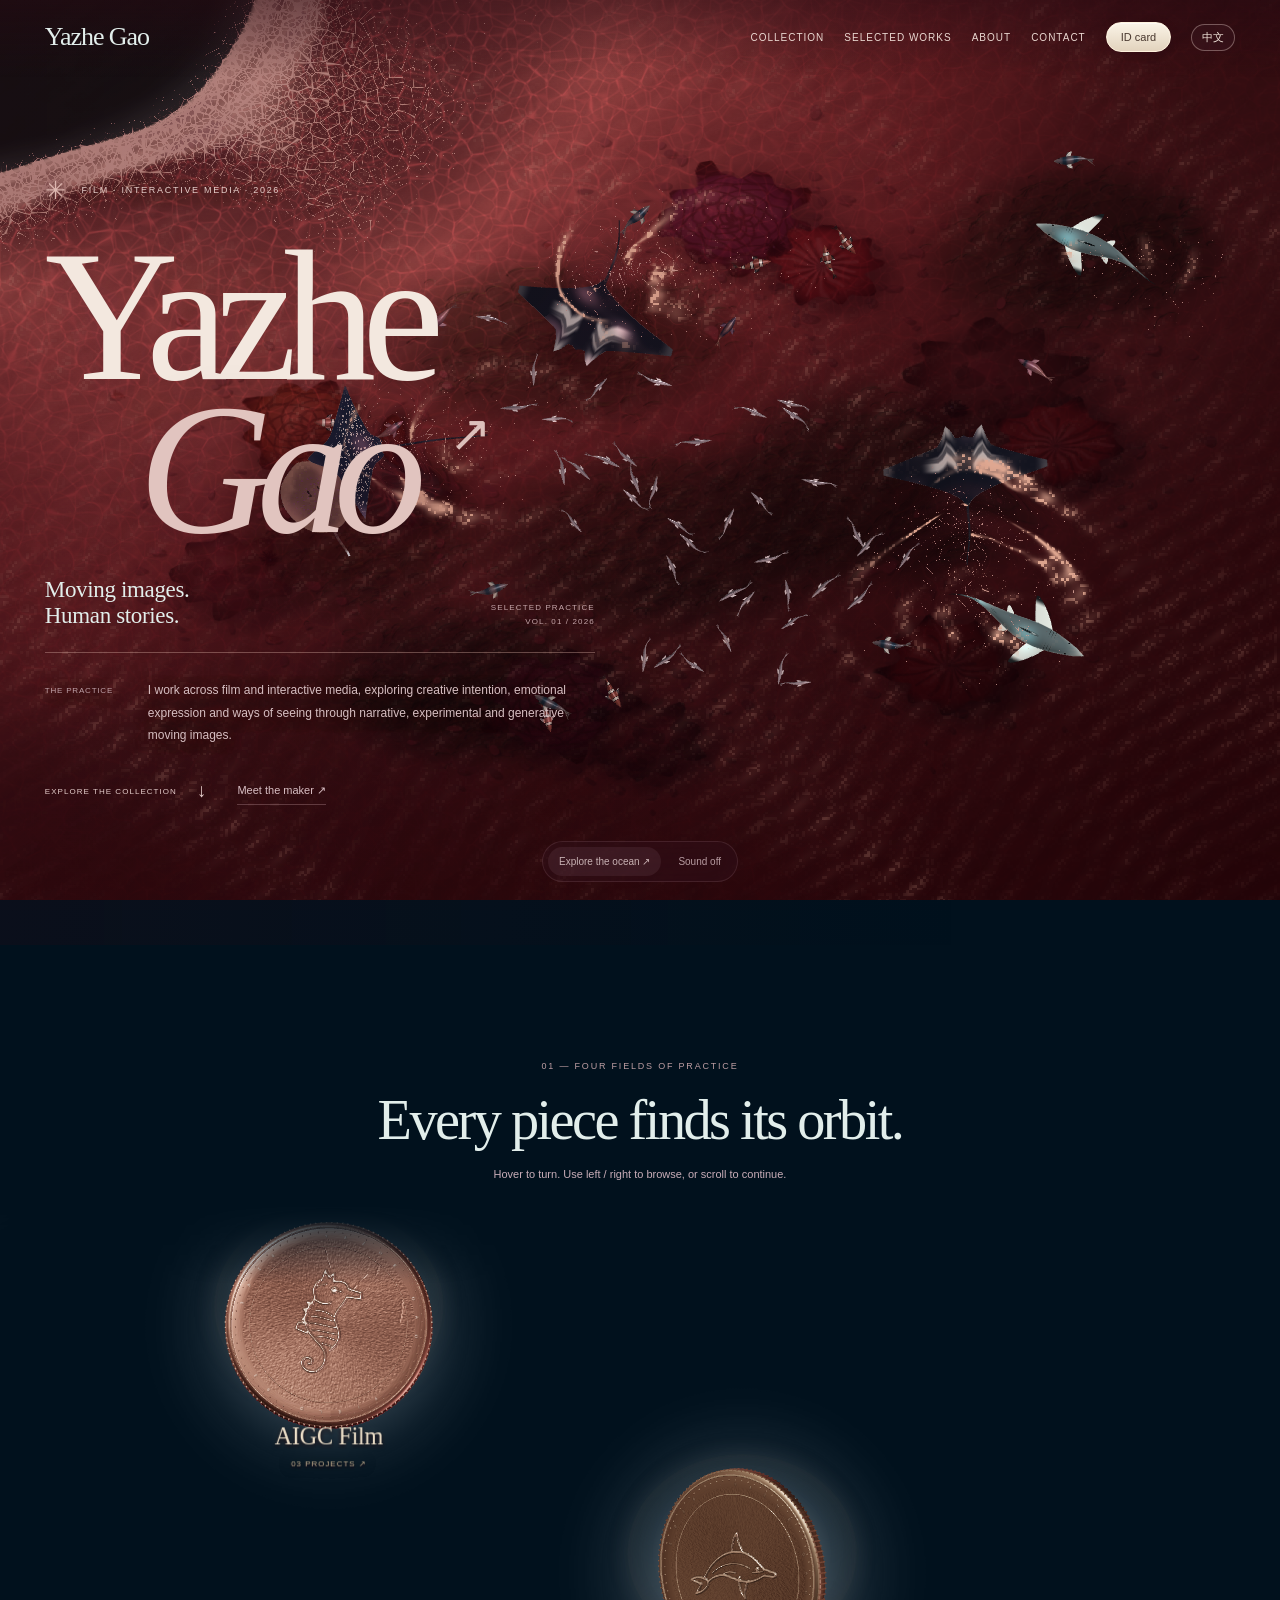
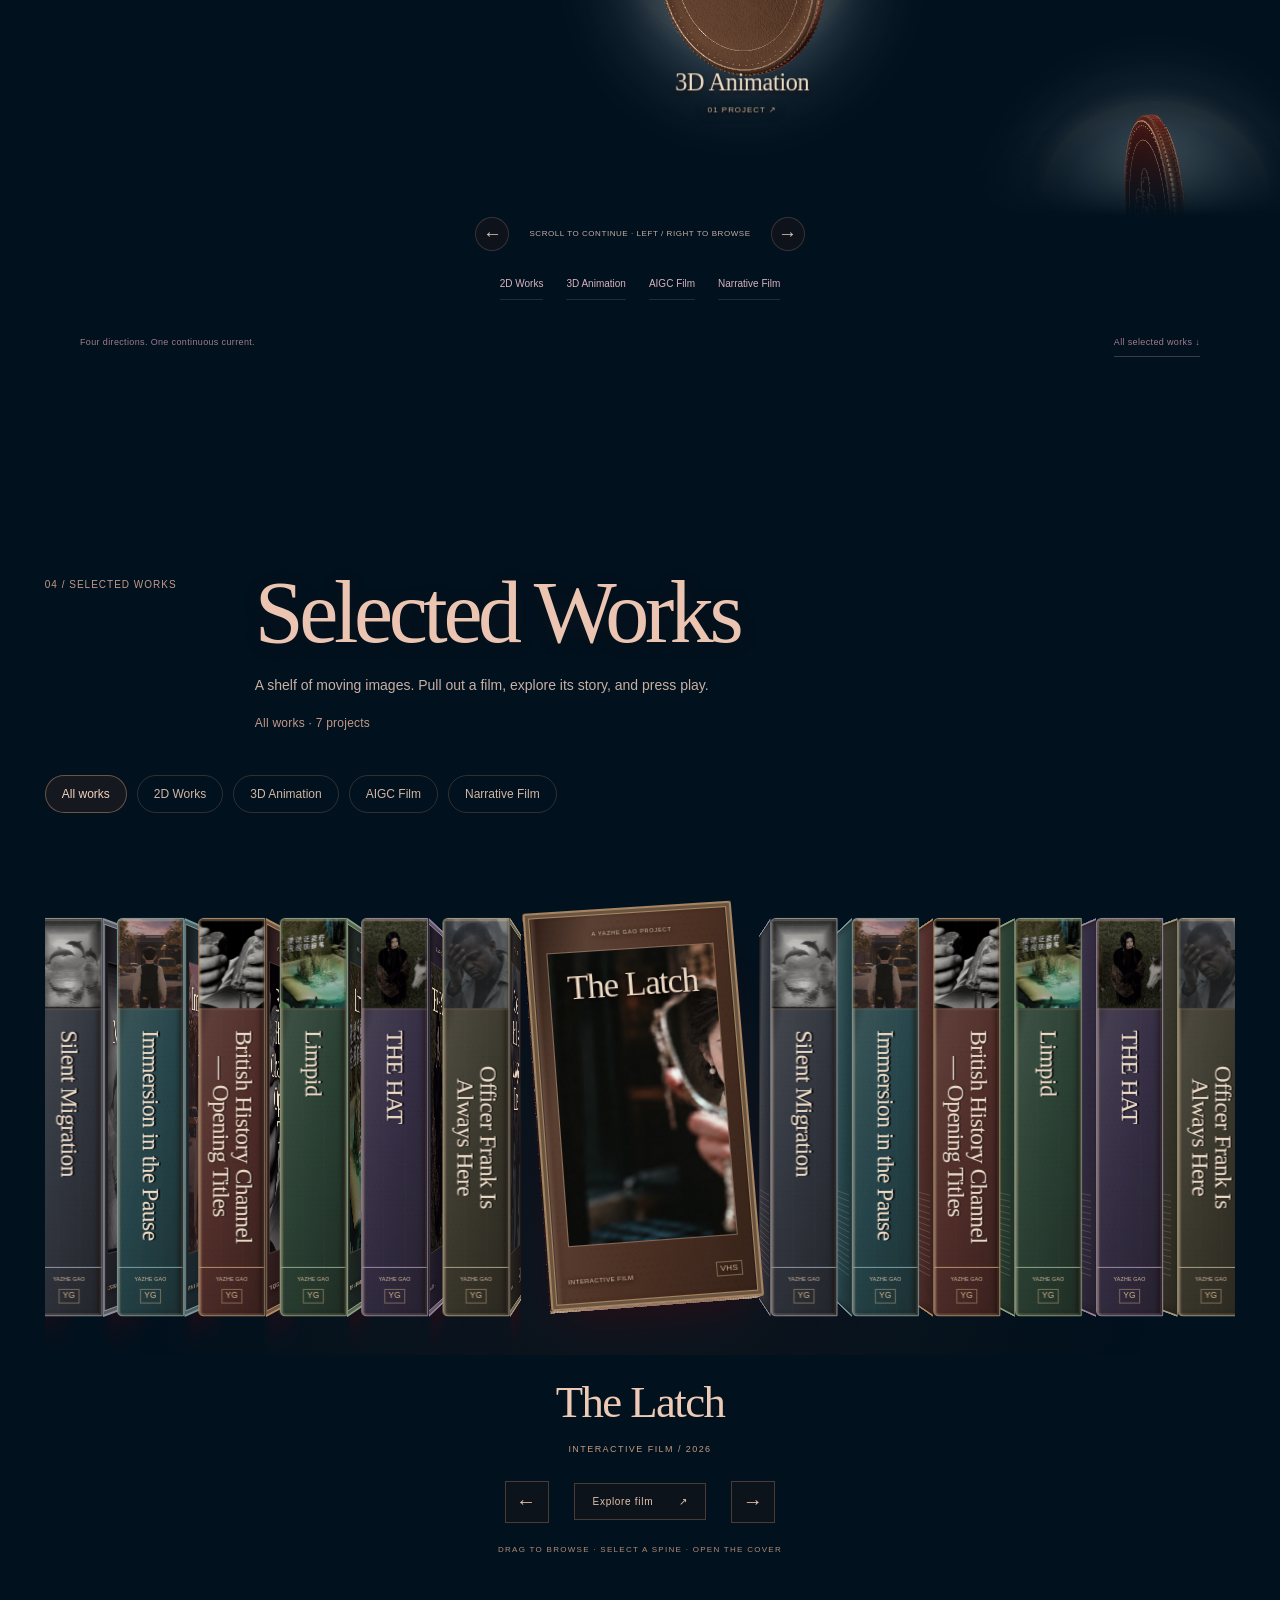
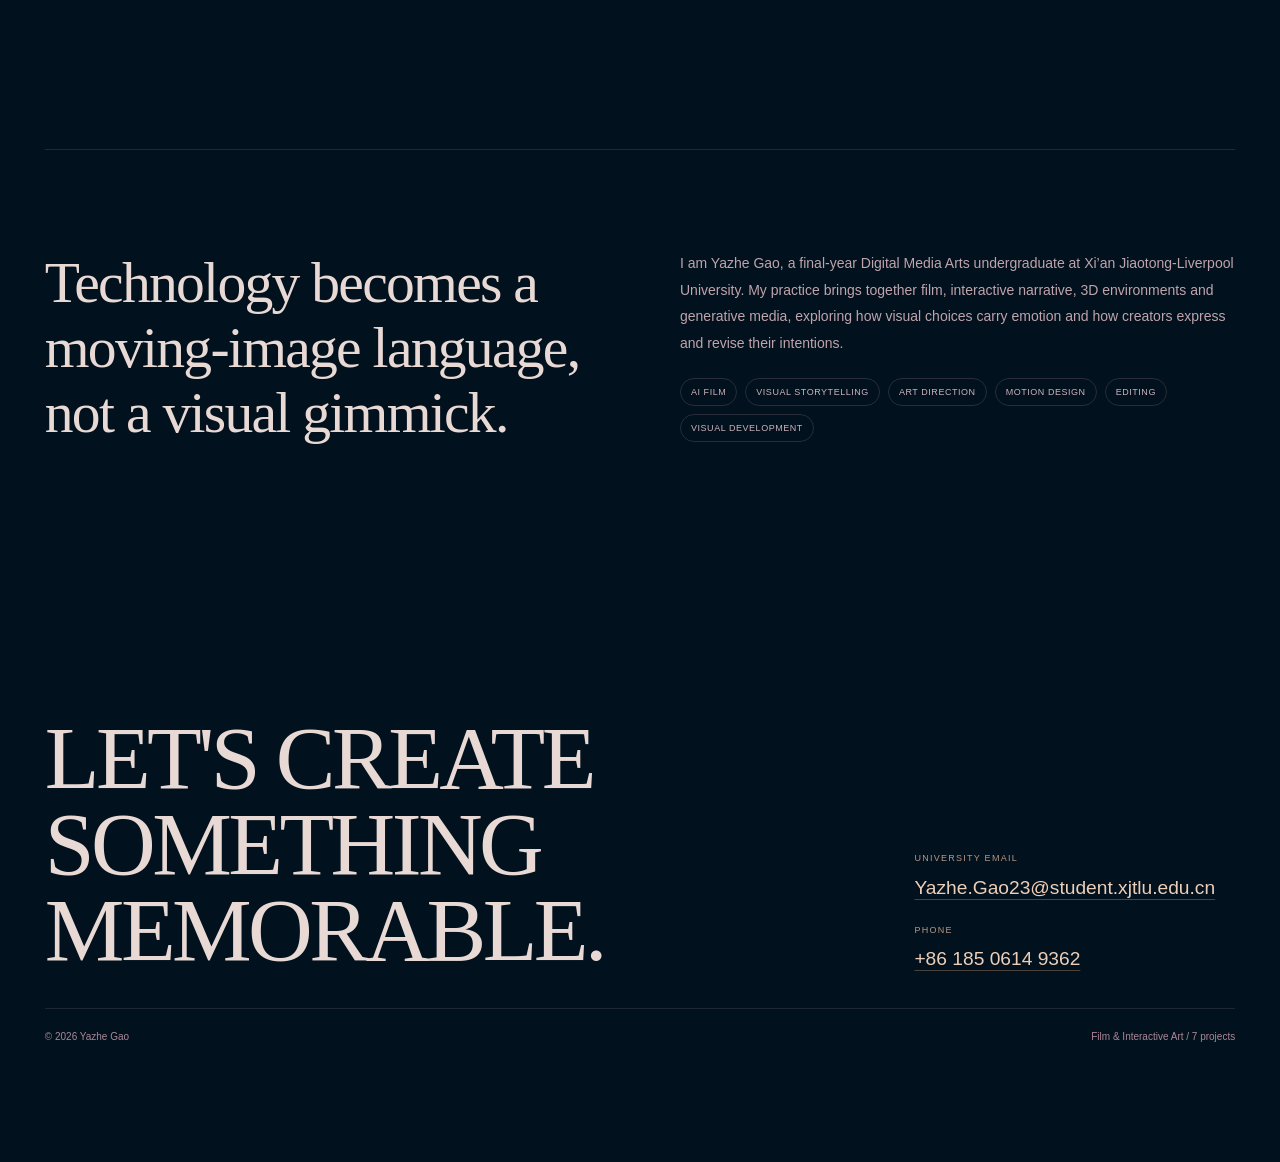
<file: index.html>
<!doctype html>
<html lang="en"><head><meta charset="utf-8"><meta name="viewport" content="width=device-width,initial-scale=1">
<meta name="description" content="Yazhe Gao — film, interactive narrative and generative moving images. Selected works in a living ocean.">
<title>Yazhe Gao — Film & Interactive Art</title><link rel="icon" href="assets/icon.svg" type="image/svg+xml">
<link rel="stylesheet" href="ocean-portfolio.css"><link rel="stylesheet" href="badge.css"><link rel="stylesheet" href="descent.css"><link rel="stylesheet" href="crimson-coins.css"><link rel="stylesheet" href="vhs-shelf.css"><link rel="stylesheet" href="refinements.css"><link rel="stylesheet" href="latest-polish.css"></head>
<body><div id="ocean-background" aria-hidden="true"></div><p id="ocean-status" role="status">Preparing the ocean…</p>
  <nav class="nav" id="nav"><a class="brand transition-link" href="#top" data-title="YAZHE GAO">Yazhe Gao</a><div class="nav-right"><a href="#map"><span>COLLECTION</span></a><a class="transition-link" href="#works" data-title="SELECTED WORKS"><span>SELECTED WORKS</span></a><a class="transition-link" href="#about" data-title="ABOUT"><span>ABOUT</span></a><a class="transition-link" href="#contact" data-title="CONTACT"><span>CONTACT</span></a></div></nav>
  <main class="site" id="top">
    <section class="hero"><div class="shell hero-grid"><div class="hero-identity"><p class="eyebrow"><span class="hero-mark" aria-hidden="true">✳</span> FILM · INTERACTIVE MEDIA · 2026</p><h2 class="hero-name" aria-label="Yazhe Gao"><span class="name-first">Yazhe</span><span class="name-last">Gao<span class="name-star" aria-hidden="true">↗</span></span></h2><div class="hero-discipline"><span>Moving images.<br>Human stories.</span><span class="hero-edition">SELECTED PRACTICE<br>VOL. 01 / 2026</span></div><div class="hero-copy"><span>THE PRACTICE</span><span class="block-lang">I work across film and interactive media, exploring creative intention, emotional expression and ways of seeing through narrative, experimental and generative moving images.</span></div><div class="hero-links"><a href="#map" class="descent-invite">EXPLORE THE COLLECTION <span aria-hidden="true">↓</span></a><button type="button" class="profile-trigger">Meet the maker ↗</button></div></div></div></section>
    <section id="map" aria-labelledby="domeTitle"><header class="coin-intro"><span class="section-no">01 — FOUR FIELDS OF PRACTICE</span><h2 id="domeTitle">Every piece finds its orbit.</h2><p>Hover to turn. Use left / right to browse, or scroll to continue.</p></header><div class="coin-viewport" id="coinViewport"><div class="coin-labels" id="coinLabels"></div></div><nav class="coin-categories" id="coinCategories" aria-label="Work categories"></nav><div class="coin-footer"><span>Four directions. One continuous current.</span><a href="#works" data-filter="all">All selected works ↓</a></div></section>
    <section id="works" data-grow="right"><div class="shell"><header class="section-head reveal"><span class="section-no">04 / SELECTED WORKS</span><div><h2 class="section-title" id="worksHeading" tabindex="-1"><span>Selected Works</span></h2><p class="section-copy block-lang">A shelf of moving images. Pull out a film, explore its story, and press play.</p><span class="works-selection" id="worksSelection" aria-live="polite">All works · 7 projects</span></div></header><div class="filterbar reveal" id="filters"></div><div class="vhs-shelf" id="worksGrid" tabindex="0" role="region" aria-label="Film shelf. Use left and right arrow keys to browse; Enter opens the active film."></div></div></section>
    <section id="about" data-grow="left"><div class="shell statement"><h2 class="quote reveal"><span>Technology becomes a moving-image language, not a visual gimmick.</span></h2><div class="reveal"><p class="block-lang">I am Yazhe Gao, a final-year Digital Media Arts undergraduate at Xi’an Jiaotong-Liverpool University. My practice brings together film, interactive narrative, 3D environments and generative media, exploring how visual choices carry emotion and how creators express and revise their intentions.</p><div class="skills"><span>AI FILM</span><span>VISUAL STORYTELLING</span><span>ART DIRECTION</span><span>MOTION DESIGN</span><span>EDITING</span><span>VISUAL DEVELOPMENT</span></div></div></div></section>
    <section id="contact" class="contact" data-grow="right"><div class="shell"><div class="contact-box reveal"><h3><span>LET'S CREATE<br>SOMETHING MEMORABLE.</span></h3><div class="contact-links"><a href="mailto:Yazhe.Gao23@student.xjtlu.edu.cn"><span class="contact-label" id="contactEmailLabel">UNIVERSITY EMAIL</span><span class="contact-value">Yazhe.Gao23@student.xjtlu.edu.cn</span></a><a href="tel:+8618506149362"><span class="contact-label" id="contactPhoneLabel">PHONE</span><span class="contact-value">+86 185 0614 9362</span></a></div></div><footer class="footer"><span>© 2026 Yazhe Gao</span><span>Film & Interactive Art / 7 projects</span></footer></div></section>
  </main>
<aside class="ocean-controls" aria-label="Ocean controls"><button id="explore-ocean" aria-pressed="false">Explore the ocean ↗</button><button data-ocean="manta">+ Ray</button><button data-ocean="whirl" aria-pressed="false">Whirlpool</button><button data-ocean="calm">Calm</button><button data-ocean="sound" aria-pressed="false">Sound off</button></aside>
  <div class="modal" id="modal" role="dialog" aria-modal="true" aria-labelledby="modalTitle" aria-hidden="true"><article class="modal-card"><button class="close" id="close" aria-label="Close project">×</button><div class="modal-media"><img id="modalCover" alt="project cover"><video id="modalVideo" controls playsinline preload="metadata" tabindex="0" hidden></video></div>
    <div class="project-playback"><button id="projectVideoToggle" type="button" aria-controls="modalVideo" hidden>Play film</button><p id="projectVideoStatus" role="status"></p></div><div class="modal-content"><div><div class="modal-meta" id="modalMeta"></div><h3 id="modalTitle"></h3></div><div><p id="modalDesc"></p><div class="modal-note" id="modalNote"></div></div></div></article></div>

<script src="portfolio-data.js"></script><script src="i18n.js"></script><script src="portfolio.js"></script><script src="vhs-shelf.js"></script><script src="descent.js"></script><script src="project-video.js"></script><script src="badge.js"></script><script src="refinements.js"></script><script type="module" src="ocean-entry.js"></script><script type="module" src="glass-coins.js"></script>
</body></html>
</file>
<file: ocean-portfolio.css>
:root{--ink:#123d45;--paper:#f6f4e9;--line:#16464d30;--serif:Georgia,'Times New Roman',serif;--sans:'Helvetica Neue',Arial,sans-serif;color-scheme:light}
*{box-sizing:border-box}html{scroll-behavior:smooth;scroll-padding-top:90px;background:#174f69}body{margin:0;font-family:var(--sans);color:var(--ink);overflow-x:hidden}button,a{-webkit-tap-highlight-color:transparent}button{font:inherit;cursor:pointer}a{color:inherit;text-decoration:none}img{display:block;max-width:100%}button:focus-visible,a:focus-visible,[tabindex]:focus-visible{outline:3px solid #e8b76a;outline-offset:5px}[hidden]{display:none!important}
#ocean-background{position:fixed;inset:0;z-index:0;overflow:hidden;pointer-events:none;background:#174f69}#ocean-background canvas{display:block;width:100%;height:100%}#ocean-status{position:fixed;left:24px;bottom:84px;z-index:150;max-width:min(420px,calc(100% - 48px));padding:12px 18px;border-radius:16px;background:var(--paper);font-size:13px}
.nav{position:fixed;inset:0 0 auto;z-index:100;display:flex;align-items:center;justify-content:space-between;gap:20px;padding:18px 3.5vw;background:#f6f4e9e8;box-shadow:0 1px 0 #fff5;backdrop-filter:blur(14px)}.brand{font:24px var(--serif);letter-spacing:-.04em;white-space:nowrap}.nav-right{display:flex;align-items:center;gap:22px}.nav-right a{font-size:10px;letter-spacing:.1em}.nav-right a:hover{text-decoration:underline;text-underline-offset:5px}.site{position:relative;z-index:2;pointer-events:none}.site a,.site button,.project{pointer-events:auto}.shell{width:min(1400px,calc(100% - 7vw));margin:auto}section{padding:70px 0;scroll-margin-top:20px}.hero{min-height:100svh;display:flex;align-items:flex-end;padding:145px 0 100px}.hero-grid{display:block}.hero-grid>div{width:min(630px,100%)}.eyebrow{display:inline-block;margin:0;padding:9px 13px;border-radius:99px;background:#f6f4e9ed;font-size:10px;letter-spacing:.13em;line-height:1.6}.hero h2{font:400 clamp(88px,12vw,176px)/.84 var(--serif);letter-spacing:-.07em;margin:24px 0 30px;color:#fbf7eb;text-shadow:0 3px 38px #082c4b80}.hero h2>span{display:block}.hero h2 .ghost{margin-left:74px}.name-star{font:32px var(--sans);vertical-align:top;margin-left:15px}.hero-copy{max-width:560px;display:grid;grid-template-columns:72px 1fr;gap:18px;padding:20px;border:1px solid #fff7;border-radius:18px;background:#f6f4e9e8;backdrop-filter:blur(8px);font-size:13px;line-height:1.8}.hero-copy>span:first-child{font-size:10px;letter-spacing:.06em;padding-top:3px}.scroll-note{display:inline-block;font-size:10px;letter-spacing:.14em;background:#f6f4e9e8;border-radius:99px;padding:10px 14px;margin:22px 0 0}
#map .shell,#works .shell,#about .shell,#contact .shell{padding:40px;border:1px solid #fff8;border-radius:24px;background:#f6f4e9eb;backdrop-filter:blur(14px);box-shadow:0 16px 60px #003a4a10}.section-head{display:grid;grid-template-columns:180px 1fr;gap:20px;margin-bottom:32px}.section-no{font-size:10px;letter-spacing:.1em;padding-top:12px}.section-title{font:400 clamp(34px,5vw,64px)/1.05 var(--serif);letter-spacing:-.045em;margin:0 0 15px}.section-copy{font-size:14px;line-height:1.7;max-width:630px;margin:0;color:#48636a}.ability-grid{display:grid;grid-template-columns:repeat(3,1fr);gap:1px;background:var(--line);border:1px solid var(--line);border-radius:12px;overflow:hidden}.ability{position:relative;padding:24px;background:#f8f7ef}.ability:hover{background:#e5eee7}.num{font:12px var(--sans);color:#5a787b}.ability h3{font:400 26px/1.15 var(--serif);margin:25px 0 12px;letter-spacing:-.03em}.ability p{font-size:12px;line-height:1.7;max-width:250px;color:#587075}.go{position:absolute;top:22px;right:22px}.filterbar{display:flex;flex-wrap:wrap;gap:8px;margin-bottom:26px}.filter{border:1px solid var(--line);border-radius:99px;padding:10px 15px;background:transparent;color:var(--ink);font-size:12px}.filter.active{background:var(--ink);color:var(--paper);border-color:var(--ink)}.work-grid{display:grid;grid-template-columns:repeat(2,minmax(0,1fr));gap:24px}.project{position:relative;overflow:hidden;border-radius:14px;background:#153b45;cursor:pointer;min-height:310px;aspect-ratio:1.45;color:#fff}.project img{width:100%;height:100%;object-fit:cover}.project::after{content:'';position:absolute;inset:0;background:linear-gradient(#00172155,transparent 30%,#001721d9);pointer-events:none}.project-top,.project-bottom,.arrow{position:absolute;z-index:1}.project-top{top:20px;left:20px;right:20px;display:flex;justify-content:space-between;gap:12px;font-size:10px;letter-spacing:.08em}.project-bottom{bottom:20px;left:20px;right:45px}.project h3{font:400 clamp(23px,2.7vw,37px)/1.12 var(--serif);margin:0 0 12px;letter-spacing:-.025em}.project p{font-size:9px;line-height:1.7;letter-spacing:.08em;margin:0;color:#fffc}.arrow{bottom:22px;right:20px;font-size:24px}.project:hover{outline:2px solid #2d777c;outline-offset:3px}.statement{display:grid;grid-template-columns:1fr 1fr;gap:50px}.quote{font:400 clamp(30px,3.5vw,48px)/1.13 var(--serif);letter-spacing:-.03em;margin:0}.statement p{font-size:14px;line-height:1.9;margin-top:0}.skills{display:flex;flex-wrap:wrap;gap:8px;margin-top:22px}.skills span{font-size:9px;letter-spacing:.06em;padding:8px 10px;border:1px solid var(--line);border-radius:99px}.contact{padding-bottom:120px}.contact-box{display:flex;justify-content:space-between;gap:30px;align-items:flex-end}.contact h3{font:400 clamp(32px,5vw,66px)/1 var(--serif);letter-spacing:-.04em;margin:0}.contact-links{font-size:12px;line-height:1.9}.contact-links a{text-decoration:underline;text-underline-offset:4px}.footer{display:flex;justify-content:space-between;gap:20px;border-top:1px solid var(--line);padding-top:22px;margin-top:35px;font-size:10px;color:#587075}
.ocean-controls{position:fixed;z-index:140;bottom:18px;left:50%;transform:translateX(-50%);display:flex;gap:6px;padding:7px;border:1px solid #fff8;border-radius:99px;background:#f6f4e9eb;backdrop-filter:blur(14px);max-width:calc(100% - 24px);box-shadow:0 6px 30px #003a4a20}.ocean-controls button{white-space:nowrap;border:0;border-radius:99px;padding:10px 13px;background:transparent;color:var(--ink);font-size:11px}.ocean-controls button:first-child,.ocean-controls button[aria-pressed=true]{background:var(--ink);color:var(--paper)}.ocean-controls button:hover{background:#d5e4dc;color:var(--ink)}.ocean-controls button:disabled{opacity:.5;cursor:wait}.ocean-exploring .site,.ocean-exploring .nav{visibility:hidden}.ocean-exploring .badge-rig{display:none}
.modal{position:fixed;inset:0;z-index:200;padding:30px;display:none;align-items:center;justify-content:center;background:#072d3bbd;backdrop-filter:blur(10px)}.modal.open{display:flex}.modal-open{overflow:hidden}.modal-card{position:relative;width:min(1100px,100%);max-height:90svh;overflow-y:auto;overscroll-behavior:contain;border-radius:18px;background:var(--paper);box-shadow:0 30px 100px #001e3955}.close{position:sticky;top:14px;float:right;right:14px;margin:14px 14px -54px 0;z-index:3;width:40px;height:40px;border:1px solid #fff8;border-radius:50%;background:#153b45e6;color:#fff;font-size:25px}.modal-media{width:100%;aspect-ratio:16/9;background:#082631;max-height:65svh}.modal-media img,.modal-media video{display:block;width:100%;height:100%;object-fit:contain}.project-playback{display:flex;align-items:center;gap:14px;padding:18px 28px;border-bottom:1px solid var(--line)}.project-playback button{padding:11px 18px;border:0;border-radius:99px;background:var(--ink);color:var(--paper);font-size:13px}.project-playback p{font-size:12px;margin:0}.project-playback p:empty{display:none}.modal-content{padding:28px;display:grid;grid-template-columns:.8fr 1.2fr;gap:30px}.modal-meta{font-size:10px;line-height:1.7;color:#587075}.modal-content h3{font:400 36px/1.05 var(--serif);margin:16px 0}.modal-content p,.modal-note{font-size:14px;line-height:1.85;margin:0}.modal-note{margin-top:20px;color:#587075}.modal:not(.open){visibility:hidden}
.video-mode #modalCover{display:none}.badge-toggle{background:var(--ink)!important;color:var(--paper)!important;border-color:transparent!important}.badge-instruction{color:var(--paper)!important;text-shadow:0 1px 4px #002b3b}.badge-rig{z-index:160!important}
@media(min-width:1500px){.hero-grid>div{margin-left:3vw}}
@media(max-width:900px){.nav-right{gap:14px}.nav-right a{font-size:9px}.section-head{grid-template-columns:1fr;gap:16px}.ability-grid{grid-template-columns:repeat(2,1fr)}.project{min-height:260px}.statement{gap:30px}.ocean-controls{overflow-x:auto;border-radius:24px;justify-content:flex-start;width:max-content}}
@media(max-width:620px){.nav{padding:14px 18px}.brand{font-size:22px}.nav-right{gap:10px}.nav-right a[href="#map"],.nav-right a[href="#about"],.nav-right a[href="#contact"]{display:none}.shell{width:calc(100% - 28px)}section{padding:28px 0}.hero{padding:120px 0 115px;min-height:100svh}.hero h2{font-size:104px}.hero h2 .ghost{margin-left:50px}.hero-copy{padding:16px;grid-template-columns:1fr;gap:8px;font-size:12px}.eyebrow{font-size:8px;letter-spacing:.07em}.scroll-note{font-size:8px}#map .shell,#works .shell,#about .shell,#contact .shell{padding:24px 18px;border-radius:18px}.ability{padding:18px 14px}.ability h3{font-size:23px}.ability p{font-size:11px}.ability .go{right:12px;top:16px}.work-grid{grid-template-columns:1fr;gap:18px}.project{aspect-ratio:1.25;min-height:260px}.project h3{font-size:30px}.statement{grid-template-columns:1fr;gap:24px}.contact-box{display:block}.contact-links{margin-top:25px}.footer{font-size:9px;line-height:1.7}.contact{padding-bottom:125px}.ocean-controls{bottom:12px;max-width:calc(100% - 20px);padding:6px;gap:2px}.ocean-controls button{padding:11px 12px;font-size:10px}.modal{padding:10px}.modal-card{max-height:94svh}.modal-content{grid-template-columns:1fr;padding:24px 20px;gap:16px}.modal-media{max-height:44svh}.project-playback{padding:14px 20px}.modal-content h3{font-size:32px}}
@media(prefers-reduced-motion:reduce){html{scroll-behavior:auto}}
</file>
<file: badge.css>
.badge-toggle{border:1px solid #888!important;border-radius:25px;padding:8px 14px!important;background:#0a0a0a!important;color:#ddd;font:13px Arial,sans-serif!important;cursor:pointer;white-space:nowrap}.badge-toggle:hover{border-color:#fff!important}.badge-rig{position:fixed;right:3vw;top:0;width:360px;height:min(720px,100svh);z-index:190;pointer-events:none;perspective:1000px;overflow:hidden}.badge-rig[hidden]{display:none}.badge-cord{position:absolute;inset:0;width:100%;height:100%;overflow:visible;pointer-events:none}.badge-cord path{fill:none;stroke-linecap:round}.badge-cord .strap{stroke:#777;stroke-width:13}.badge-cord .stitch{stroke:#c2c2c2;stroke-width:1;stroke-dasharray:3 5}.badge-close{position:absolute;right:2px;top:80px;pointer-events:auto;border:1px solid #888;border-radius:30px;background:#0a0a0a;color:#ddd;font:13px Arial,sans-serif;padding:9px 14px;cursor:pointer}.identity-badge{position:absolute;left:180px;top:240px;width:236px;min-height:350px;background:#dededb;color:#111;border:1px solid #fff9;border-radius:15px;padding:22px 17px 17px;box-shadow:5px 12px 0 #292929,0 25px 65px #0009;transform-origin:50% 0;pointer-events:auto;touch-action:none;user-select:none;cursor:grab;will-change:transform,left,top}.identity-badge:active{cursor:grabbing}.identity-badge:before{content:'';position:absolute;left:calc(50% - 17px);top:-19px;width:34px;height:29px;border:4px solid #aaa;border-radius:8px;background:#111;box-shadow:inset 0 0 0 2px #333}.badge-slot{display:block;width:56px;height:7px;border-radius:5px;background:#242424;margin:0 auto 18px}.badge-photo{height:195px;background:#1c1c1c;color:#aaa;display:flex;flex-direction:column;align-items:center;justify-content:center;gap:12px;overflow:hidden}.badge-photo strong{font:400 72px Georgia,serif;letter-spacing:-.09em;color:#ddd}.badge-photo span{font:12px Arial,sans-serif;letter-spacing:.04em}.badge-photo img{width:100%;height:100%;object-fit:cover}.badge-name{font:400 31px/1 Georgia,serif;letter-spacing:-.05em;margin:18px 0 8px}.badge-role{font:12px/1.5 Arial,sans-serif;margin:0}.badge-foot{border-top:1px solid #1114;margin-top:15px;padding-top:10px;display:flex;justify-content:space-between;gap:8px;font:10px Arial,sans-serif;letter-spacing:.08em}.badge-instruction{position:absolute;top:125px;right:4px;max-width:110px;text-align:right;font:12px/1.6 Arial,sans-serif;color:#aaa}.identity-badge:focus-visible{outline:2px solid white;outline-offset:6px}@media(max-width:620px){.badge-rig{right:0;width:320px}.badge-toggle{font-size:12px!important;padding:7px 10px!important}.identity-badge{width:220px}.badge-close{right:12px}.badge-instruction{right:15px}}

.badge-photo{height:235px}.badge-photo img{object-position:center 28%}.badge-school{font:12px/1.45 Arial,sans-serif;margin:0 0 5px;max-width:195px;color:#333}.badge-name{margin-top:15px}
</file>
<file: descent.css>
:root{--ink:#e2eeeb;--paper:#071e2a;--line:#c0ded52b;--depth:0}
html{background:#01111d}body{color:#e2eeeb;background:transparent}.nav{background:linear-gradient(#03222a80,transparent);box-shadow:none;backdrop-filter:none;padding-top:22px;padding-bottom:25px}.brand{font-size:26px}.nav-right a{font-size:10px;color:#e0eeead9}.nav-right{gap:26px}.badge-toggle{background:#3e666333!important;border:1px solid #d9ede84d!important;backdrop-filter:blur(10px)}.hero{align-items:center;min-height:100svh;padding:150px 0 120px}.hero-grid>div{width:min(670px,100%)}.hero h2{font-size:clamp(100px,15vw,210px);text-shadow:0 6px 50px #00273466;margin-top:30px;margin-bottom:38px}.hero h2 .ghost{margin-left:90px}.eyebrow{background:none;padding:0;border:0;border-radius:0;color:#f2f6eedb;font-size:10px;letter-spacing:.2em;text-shadow:0 2px 8px #043b43}.hero-copy{background:transparent;border:0;border-top:1px solid #e6f2e661;border-radius:0;backdrop-filter:none;padding:20px 0 0;max-width:520px;color:#e7f0ea;text-shadow:0 2px 14px #06343c;font-size:13px}.descent-invite{display:inline-flex;align-items:center;gap:25px;font-size:10px;letter-spacing:.16em;margin-top:36px;padding:12px 0;color:#e3eee6}.descent-invite span{font-size:24px;animation:inviteDrift 2.5s ease-in-out infinite}.hero::before{content:'';position:absolute;inset:0;pointer-events:none;background:linear-gradient(90deg,#082c392e,transparent 75%);z-index:-1}
#map{position:relative;height:260svh;padding:0;scroll-margin-top:0}.dome-sticky{position:sticky;top:0;height:100svh;min-height:560px;overflow:hidden;perspective:1200px;pointer-events:none}.dome-intro{position:absolute;top:10%;left:0;right:0;text-align:center;z-index:3;padding:0 24px}.dome-intro .section-no{font-size:9px;letter-spacing:.2em;color:#c5dcd8}.dome-intro h2{font:400 clamp(32px,4.4vw,60px)/1.05 var(--serif);letter-spacing:-.045em;margin:18px 0 12px}.dome-intro p{font-size:11px;color:#b9d4d0;margin:0;letter-spacing:.02em}.dome-stage{position:absolute;inset:0;perspective:1200px;transform-style:preserve-3d}.dome-card{position:absolute;left:50%;top:57%;display:block;width:clamp(165px,18vw,232px);aspect-ratio:.94;padding:0;border:0;background:transparent;pointer-events:auto;transform-style:preserve-3d;will-change:transform;cursor:pointer;text-align:left;color:#ecf5ed;border-radius:16px;outline-offset:8px}.dome-card:focus-visible{outline:2px solid #d4ede0}.card-front,.card-back{position:absolute;inset:0;border:1px solid #c6e4df61;border-radius:16px;overflow:hidden;backface-visibility:hidden;box-shadow:0 14px 36px #00152236;transform-style:preserve-3d}.card-front{background:#24505b}.card-front>img{position:absolute;inset:0;width:100%;height:100%;object-fit:cover;filter:saturate(.55) brightness(.77)}.card-front::after{content:'';position:absolute;inset:0;background:linear-gradient(160deg,#d8f1e61c,transparent 40%,#072433e0);pointer-events:none}.card-fold{position:absolute;left:0;right:0;top:0;height:50%;z-index:2;transform-origin:50% 100%;background-size:100% 200%;background-position:top center;border-radius:15px 15px 0 0;backface-visibility:hidden;filter:saturate(.55) brightness(.77);box-shadow:0 8px 15px #00162222;pointer-events:none}.card-caption{position:absolute;left:18px;right:18px;bottom:18px;z-index:3;display:flex;flex-direction:column;gap:10px}.card-caption strong{font:400 clamp(19px,2.1vw,26px)/1.05 var(--serif);letter-spacing:-.025em}.card-caption small{font-size:8px;letter-spacing:.15em;color:#c3ddd6}.card-index{position:absolute;top:14px;left:16px;font-size:9px;letter-spacing:.12em;z-index:3}.card-back{display:grid;place-items:center;background:radial-gradient(ellipse at 25% 20%,#d6e9de40,transparent 60%),linear-gradient(135deg,#7ea2a54d,#355e6266);backdrop-filter:blur(9px);transform:rotateY(180deg);color:#d4e8df}.card-back b{font:italic 400 74px var(--serif);opacity:.8}.card-back span{position:absolute;bottom:20px;font-size:8px;letter-spacing:.15em}.dome-card:hover .card-front{border-color:#ebf4e4bd;box-shadow:0 0 35px #9bccbb20}.dome-footer{position:absolute;bottom:6%;left:6%;right:6%;display:flex;align-items:center;justify-content:space-between;gap:20px;font-size:9px;letter-spacing:.1em;color:#c1d8d3}.dome-footer a{pointer-events:auto;border-bottom:1px solid #d6e9df66;padding:8px 0}.dome-progress{display:flex;align-items:center;gap:12px}.dome-progress i{display:block;width:75px;height:1px;background:#9bc8be33}.dome-progress i::after{content:'';display:block;height:1px;background:#c3e3d7;transform-origin:left;transform:scaleX(var(--gather,0))}
#works{padding:130px 0 100px}#works .shell,#about .shell,#contact .shell{padding:0;background:transparent;border:0;border-radius:0;backdrop-filter:none;box-shadow:none;overflow:visible}.section-head{grid-template-columns:190px 1fr;margin-bottom:45px}.section-title{font-size:clamp(46px,7vw,88px);letter-spacing:-.05em}.section-no{color:#97b7b4}.section-copy{color:#a7c3c1;max-width:460px}.works-selection{color:#adcac4}.filterbar{margin-bottom:36px;gap:10px}.filter{color:#c9dfd8;background:transparent;border-color:#abcfc633;padding:11px 16px}.filter.active{color:#e7f2e9;border-color:#d2e7dc99;background:#8eb8a61f}.filter:hover{border-color:#c4e2d2}.work-grid{gap:64px 40px;grid-template-columns:repeat(2,minmax(0,1fr));align-items:start}#worksGrid>.project{border-radius:4px;aspect-ratio:1.35;contain:paint;border:1px solid #b4d6cc29;background:#092533;transform-origin:50% 100%;transition:opacity .8s ease,transform 1s cubic-bezier(.16,.8,.22,1);will-change:transform}#worksGrid>.project:nth-child(even){margin-top:100px}#worksGrid>.project img{filter:saturate(.8);transition:filter .6s,transform .8s}.project::after{background:linear-gradient(transparent 38%,#001726b8)}#worksGrid>.project:hover img{filter:saturate(1);transform:scale(1.035)}#worksGrid>.project:hover{outline:1px solid #b8dacf80;outline-offset:5px}.project-top{color:#e0eee6b3}.project-bottom{bottom:24px!important;left:24px!important}.project h3{font-size:clamp(26px,3.1vw,42px)!important}.project p{color:#d1e3db99}.project .arrow{color:#d2e5dc;bottom:25px}.motion-enabled #worksGrid>.project:not(.work-entered){opacity:0;transform:perspective(1200px) translateY(65px) rotateX(24deg)}.statement{padding:100px 0!important;border-top:1px solid #b2d7ca26!important;gap:80px}.statement p{color:#a7c5c1}.quote{font-size:clamp(34px,4.5vw,60px)}.skills span{border-color:#a6cec136;color:#bbd9cd}.contact{padding-top:100px}.contact h3{font-size:clamp(42px,7vw,94px);line-height:.96}.contact-links a{color:#bbd8d0}.footer{color:#739b9b;border-color:#accfc329}.ocean-controls{background:#13323e66;border:1px solid #a2c9c12e;box-shadow:none;backdrop-filter:blur(16px);padding:5px;opacity:.8}.ocean-controls button{color:#c3ded3;font-size:10px;padding:9px 11px}.ocean-controls button:first-child,.ocean-controls button[aria-pressed=true]{background:#a9cbbf20;color:#e0ede1}.ocean-controls button:hover{background:#b5d8c02e;color:#fff}.ocean-controls button[data-ocean=jelly],.ocean-controls button[data-ocean=manta],.ocean-controls button[data-ocean=whirl],.ocean-controls button[data-ocean=calm]{display:none}.modal-card{background:#0a2532;color:#dfede5;border:1px solid #a5cfc030}.modal-content p,.modal-note{color:#b0cec7}.modal-meta{color:#87aca7}.project-playback button{background:#bfd9c9;color:#153b42}.project-playback{border-color:#b3d5c329}.badge-instruction{color:#d6e7dd!important}
#depth-water{position:fixed;inset:0;z-index:1;pointer-events:none;background:radial-gradient(ellipse at 42% -25%,#2e7a8e66,transparent 55%),linear-gradient(#052536,#00101f 70%,#000916);opacity:var(--depth);will-change:opacity}#abyss-life{position:fixed;inset:0;width:100%;height:100%;z-index:1;pointer-events:none;opacity:var(--abyss,0)}#ocean-background{filter:brightness(var(--ocean-light,1)) saturate(var(--ocean-saturation,1));opacity:var(--ocean-opacity,1);will-change:opacity}.depth-readout{position:fixed;right:28px;bottom:100px;z-index:90;display:flex;align-items:center;gap:10px;writing-mode:vertical-rl;color:#b2d6c8b3;font-size:8px;letter-spacing:.16em;pointer-events:none}.depth-readout i{width:1px;height:52px;background:linear-gradient(#b6e0ce99,#70b0be1a)}.ocean-exploring #depth-water,.ocean-exploring #abyss-life{opacity:0}.ocean-exploring #ocean-background{filter:none;opacity:1}.ocean-exploring .depth-readout{visibility:hidden}
@keyframes inviteDrift{50%{transform:translateY(7px)}}
.hero{position:relative}#worksGrid{width:100%;min-width:0;isolation:isolate}#worksGrid>.project{position:relative;width:100%;max-width:100%;min-width:0;min-height:0;align-self:start;isolation:isolate;overflow:hidden}#worksGrid>.project>img{position:absolute;inset:0;width:100%;height:100%;max-width:100%;object-fit:cover;object-position:center}#worksGrid .project-bottom{min-width:0;max-width:calc(100% - 65px);overflow-wrap:anywhere}#worksGrid>.project[hidden]{display:none!important}.works-selection{display:block;margin-top:18px;font-size:12px;letter-spacing:.02em}
@media(min-width:1500px){.hero-grid>div{margin-left:3vw}.shell{max-width:1320px}}
@media(max-width:900px){.section-head{grid-template-columns:1fr}.dome-card{width:23vw}.work-grid{gap:34px!important}#worksGrid{grid-template-columns:1fr}#worksGrid>.project:nth-child(even){margin-top:0}#worksGrid>.project{aspect-ratio:1.6}.statement{gap:35px}.depth-readout{right:10px;font-size:7px}.hero h2 .ghost{margin-left:65px}}
@media(max-width:620px){.nav{padding:20px 20px}.nav-right{gap:14px}.nav-right a[href="#about"],.nav-right a[href="#contact"]{display:none}.nav-right a{font-size:8px}.brand{font-size:23px}.hero{padding:130px 0 110px;min-height:100svh}.hero h2{font-size:clamp(100px,24vw,145px)}.hero-copy{grid-template-columns:1fr;gap:10px;max-width:310px}.eyebrow{font-size:8px;max-width:260px;line-height:1.8}.descent-invite{font-size:9px}.shell{width:calc(100% - 44px)}#map{height:230svh}.dome-sticky{min-height:540px}.dome-intro{top:12%}.dome-intro h2{font-size:38px}.dome-intro p{font-size:10px;max-width:240px;margin:auto;line-height:1.8}.dome-card{width:27vw;border-radius:10px;aspect-ratio:.8}.card-front,.card-back{border-radius:10px}.card-fold{border-radius:9px 9px 0 0}.card-caption{left:9px;right:7px;bottom:12px;gap:7px}.card-caption strong{font-size:clamp(13px,3.8vw,19px)}.card-caption small{font-size:6px;letter-spacing:.04em}.card-index{top:10px;left:10px;font-size:7px}.card-back b{font-size:44px}.card-back span{font-size:6px;bottom:13px}.dome-footer{bottom:7%;left:22px;right:22px;font-size:8px;letter-spacing:.03em}.dome-progress i{width:38px}#works{padding-top:85px}.section-title{font-size:54px}.section-head{gap:20px;margin-bottom:30px}.section-copy{font-size:12px}.filter{font-size:10px;padding:9px 12px}.filterbar{gap:7px}#works .shell,#about .shell,#contact .shell{padding:0}.project-bottom{left:18px!important;bottom:18px!important}#worksGrid>.project{aspect-ratio:1.25;min-height:250px}.project h3{font-size:29px!important}.statement{padding:65px 0!important;gap:30px}.quote{font-size:37px}.contact{padding-top:35px;padding-bottom:115px}.contact h3{font-size:46px}.depth-readout{bottom:90px;right:8px}.ocean-controls{bottom:14px}.ocean-controls button{padding:10px;font-size:9px}.badge-toggle{font-size:10px!important;padding:6px 10px!important}}
@media(max-height:700px) and (min-width:621px){.dome-intro{top:6%}.dome-intro h2{font-size:38px;margin-top:12px}.dome-card{width:min(18vw,170px)}.dome-footer{bottom:4%}}
@media(prefers-reduced-motion:reduce){.descent-invite span{animation:none}.motion-enabled #worksGrid>.project:not(.work-entered){opacity:1;transform:none}#worksGrid>.project,#worksGrid>.project img{transition:none}.dome-card{will-change:auto}}
</file>
<file: crimson-coins.css>
:root{--ink:#ede1dd;--paper:#260d16;--line:#c9a7aa2e}.nav{background:linear-gradient(#270a1280,transparent)}.hero-copy,.eyebrow{color:#f0e2da;text-shadow:0 2px 14px #300912}.hero h2{color:#f0e3da;text-shadow:0 5px 45px #2a071c80}.descent-invite{color:#e3ccca}.hero::before{background:linear-gradient(90deg,#350a1433,transparent 75%)}.section-no,.section-copy,.works-selection{color:#bc9da2}.section-title,.quote,.contact h3{color:#e8d9d5}.nav-right a{color:#ead8d1}.filter{color:#d8bec2;border-color:#d1a8b133}.filter.active{background:#b77c8b20;color:#f2deda;border-color:#c79ca699}.filter:hover{border-color:#c7a2a9}.statement p,.contact-links a{color:#c0a4ac}.skills span{color:#ceb3bd;border-color:#c398aa36}.footer{color:#ad8798;border-color:#c398aa29}.badge-toggle{background:#632a3533!important;border-color:#d7b3b54d!important}.depth-readout{color:#c69eabb3}.depth-readout i{background:linear-gradient(#d6aebc99,#985f781a)}.ocean-controls{background:#36152266;border-color:#ce9eae2e}.ocean-controls button{color:#dac1c7}.ocean-controls button:first-child,.ocean-controls button[aria-pressed=true]{background:#c19aab20;color:#eedbdc}.modal-card{background:#270f1c;border-color:#bc879b40;color:#e8d8dd}.modal-content p,.modal-note{color:#c7a7b8}.modal-meta{color:#b18b9c}.project-playback button{background:#d3b2be;color:#3c1b2d}.project-playback{border-color:#c79eb529}#ocean-background{background:#260910}#depth-water{background:radial-gradient(ellipse at 42% -25%,#8b344d3d,transparent 55%),linear-gradient(#320a16,#150611 70%,#09030b)}
#map{height:auto;min-height:100svh;padding:110px 0 80px;scroll-margin-top:30px}.coin-intro{text-align:center;padding:0 24px;max-width:800px;margin:auto}.coin-intro .section-no{font-size:9px;letter-spacing:.2em}.coin-intro h2{font:400 clamp(36px,4.4vw,60px)/1.05 var(--serif);letter-spacing:-.045em;margin:18px 0 15px}.coin-intro p{font-size:11px;line-height:1.8;color:#c9aeb9;margin:0}.coin-viewport{position:relative;isolation:isolate;height:min(68svh,640px);min-height:470px;width:min(1400px,100%);margin:20px auto 0;overflow:hidden;pointer-events:none;mask-image:linear-gradient(transparent,#000 13%,#000 85%,transparent);-webkit-mask-image:linear-gradient(transparent,#000 13%,#000 85%,transparent)}.coin-canvas{position:absolute;inset:0;display:block;width:100%;height:100%;pointer-events:none}.coin-labels{position:absolute;inset:0;pointer-events:none}.coin-hit{position:absolute;left:0;top:0;border:0;padding:0;background:none;color:#efdedc;pointer-events:auto;cursor:pointer;outline:none;will-change:transform}.coin-hit .coin-number{position:absolute;top:30%;left:0;right:0;font:italic 400 20px var(--serif);color:#f4dfe1a6;text-shadow:0 1px 10px #26081f;pointer-events:none}.coin-label{position:absolute;left:-25%;right:-25%;top:79%;display:flex;flex-direction:column;align-items:center;gap:8px;text-shadow:0 2px 12px #1b0413;pointer-events:none}.coin-label strong{font:400 clamp(17px,1.8vw,24px)/1.1 var(--serif);letter-spacing:-.015em}.coin-label small{font-size:8px;letter-spacing:.15em;color:#c09cae}.coin-hit:focus-visible::after{content:'';position:absolute;left:2%;right:2%;top:3%;height:67%;border:1px solid #e3bdc9aa;border-radius:50%;box-shadow:0 0 20px #d398b12e}.coin-hit:hover .coin-label strong{color:#fff0e8}.coin-categories{display:flex;justify-content:center;flex-wrap:wrap;gap:10px 23px;width:min(900px,calc(100% - 48px));margin:14px auto 28px;pointer-events:auto}.coin-categories button{border:0;border-bottom:1px solid #b78e9c36;background:transparent;padding:6px 0;color:#bd98a6;font-size:10px;line-height:1.8}.coin-categories button:hover,.coin-categories button:focus-visible{color:#f0dce0;border-color:#d7aab9}.coin-footer{display:flex;align-items:center;justify-content:space-between;gap:20px;width:min(1120px,calc(100% - 60px));margin:0 auto;font-size:9px;letter-spacing:.04em;color:#a17c8c}.coin-footer a{border-bottom:1px solid #b68a9b55;padding:9px 0;pointer-events:auto}.coins-fallback{display:none}.coins-fallback~.coin-categories{padding-top:45px;padding-bottom:45px}.ocean-exploring .coin-viewport{visibility:hidden}
@media(max-width:680px){#map{padding-top:95px;padding-bottom:60px}.coin-intro h2{font-size:39px}.coin-intro p{font-size:10px;max-width:240px;margin:auto}.coin-viewport{height:64svh;min-height:500px;margin-top:14px}.coin-label strong{font-size:14px;max-width:120px;line-height:1.2}.coin-label small{font-size:6px;letter-spacing:.07em}.coin-hit .coin-number{font-size:16px}.coin-categories{gap:7px 18px;margin-top:0}.coin-categories button{font-size:9px}.coin-footer{font-size:8px;width:calc(100% - 44px)}.coin-footer>span{max-width:160px;line-height:1.7}}
@media(prefers-reduced-motion:reduce){.coin-hit{will-change:auto}}
</file>
<file: vhs-shelf.css>
#works .shell{overflow:visible}#worksGrid.vhs-shelf{display:block;position:relative;width:100%;min-width:0;pointer-events:auto;isolation:isolate;padding:30px 0 25px;outline-offset:10px}.vhs-viewport{position:relative;width:100%;height:460px;overflow:hidden;perspective:2200px;perspective-origin:50% 50%;touch-action:pan-y;user-select:none;cursor:grab;isolation:isolate}.vhs-viewport:active{cursor:grabbing}.vhs-stage{position:absolute;left:50%;top:50%;width:0;height:0;transform-style:preserve-3d;--tape-h:360px;--spine-w:61px;--cover-w:190px}.vhs-tape{position:absolute;left:0;top:0;width:0;height:0;display:block;padding:0;border:0;background:none;color:#e5d4ce;transform-style:preserve-3d;will-change:transform;cursor:pointer}.vhs-spine,.vhs-cover,.vhs-top{position:absolute;display:block;backface-visibility:hidden;overflow:hidden;border-radius:2px;background:#20161c;border:1px solid #c9b0a14d}.vhs-spine{width:var(--spine-w);height:var(--tape-h);left:calc(var(--spine-w)*-.5);top:calc(var(--tape-h)*-.5);transform:translateZ(calc(var(--cover-w)*.5));box-shadow:inset 2px 0 4px #dbc8ac38,inset -2px 0 4px #0008}.vhs-cover{width:var(--cover-w);height:var(--tape-h);left:calc(var(--cover-w)*-.5);top:calc(var(--tape-h)*-.5);transform:rotateY(90deg) translateZ(calc(var(--spine-w)*.5));box-shadow:0 30px 60px -20px #10020fbf}.vhs-cover::after,.vhs-spine::after{content:'';position:absolute;inset:0;background:#08050b;pointer-events:none}.vhs-cover::after{opacity:var(--cover-shade,0)}.vhs-spine::after{opacity:var(--spine-shade,0)}.vhs-cover::before,.vhs-spine::before{content:'';position:absolute;inset:0;z-index:3;pointer-events:none;background:repeating-linear-gradient(90deg,transparent 0 20px,#c7aa8c06 20px 21px),linear-gradient(90deg,#e3d1b333,transparent 3%,transparent 96%,#0007);box-shadow:inset 0 0 0 2px #cbb89d24,inset 0 2px 1px #e5d2b63b}.vhs-cover>img{width:100%;height:100%;object-fit:cover;filter:saturate(.7) contrast(.95);position:absolute;inset:0}.vhs-cover-title{position:absolute;left:9%;right:9%;top:12%;font:400 clamp(19px,2.6vw,36px)/.98 var(--serif);letter-spacing:-.035em;overflow-wrap:anywhere;text-shadow:0 1px 12px #000d;z-index:1}.vhs-cover-credit{position:absolute;top:5%;left:9%;right:6%;font-size:6px;letter-spacing:.13em;text-shadow:0 1px 5px #000;z-index:1}.vhs-cover-foot{position:absolute;bottom:5%;left:8%;right:8%;display:flex;align-items:flex-end;justify-content:space-between;gap:8px;font-size:6px;line-height:1.5;letter-spacing:.07em;z-index:1;text-shadow:0 1px 5px #000}.vhs-cover-foot b,.vhs-spine-foot b{border:1px solid currentColor;padding:1px 3px;font-size:8px;line-height:1.2;letter-spacing:.03em;font-weight:500}.vhs-spine>img{display:block;position:absolute;inset:0 0 auto;width:100%;height:25%;object-fit:cover;filter:saturate(.5) brightness(.7)}.vhs-spine-title{position:absolute;left:0;right:0;top:28%;height:54%;display:flex;align-items:center;writing-mode:vertical-rl;margin:auto;font:400 clamp(14px,1.75vw,23px)/1 var(--serif);letter-spacing:-.02em;color:#ddc9b7;overflow:hidden}.vhs-spine-foot{position:absolute;bottom:3%;left:0;right:0;display:flex;flex-direction:column;align-items:center;gap:7px;font-size:5px;letter-spacing:.04em;color:#c8b59f}.vhs-top{width:var(--spine-w);height:var(--cover-w);left:calc(var(--spine-w)*-.5);top:calc(var(--cover-w)*-.5);transform:rotateX(90deg) translateZ(calc(var(--tape-h)*.5));background:linear-gradient(90deg,#261821,#634d4e,#2d1c28);border-color:#bda99830}.vhs-tape:focus-visible .vhs-cover{outline:2px solid #edd1c8;outline-offset:4px}.vhs-caption{text-align:center;padding:18px 60px 0;pointer-events:none;min-height:112px}.vhs-title-mask{overflow:hidden;padding:5px 0}.vhs-title{font:400 clamp(27px,3.5vw,46px)/1.08 var(--serif);letter-spacing:-.035em;margin:0;color:#e5d4cf}.vhs-meta{font-size:9px;letter-spacing:.16em;margin:13px 0 0;color:#bc99a4}.vhs-navigation{display:flex;justify-content:center;align-items:center;gap:25px;margin:14px 0 22px}.vhs-navigation button{border:1px solid #c7a0ac55;background:#30132240;color:#e1c5cc;border-radius:0;padding:12px 18px;font-size:10px;letter-spacing:.07em}.vhs-navigation button:hover{border-color:#d6bac6;background:#a8778b18}.vhs-navigation button:disabled{opacity:.25;cursor:default}.vhs-navigation .vhs-prev,.vhs-navigation .vhs-next{width:44px;height:42px;padding:0;font-size:20px}.vhs-open span{margin-left:22px}.vhs-instruction{text-align:center;font-size:8px;letter-spacing:.16em;color:#a17d8c;margin:0}.modal-card .modal-content>*{overflow:hidden}.modal.open .modal-content>*{animation:vhsTextRise .8s cubic-bezier(.2,.8,.2,1) both;animation-delay:.25s}@keyframes vhsTextRise{from{transform:translateY(24px);clip-path:inset(100% 0 0)}to{transform:none;clip-path:inset(0)}}
@media(max-width:620px){#worksGrid.vhs-shelf{padding-top:10px}.vhs-caption{padding:14px 22px 0;min-height:100px}.vhs-title{font-size:30px}.vhs-spine-title{font-size:16px}.vhs-cover-title{font-size:23px}.vhs-cover-credit{font-size:5px}.vhs-cover-foot{font-size:5px}.vhs-navigation{gap:18px}.vhs-instruction{font-size:6px;letter-spacing:.1em}.vhs-meta{font-size:8px}.vhs-cover-foot b{font-size:6px}.vhs-spine-foot{font-size:4px}.vhs-spine-foot b{font-size:6px}}
@media(prefers-reduced-motion:reduce){.vhs-tape{will-change:auto}.modal.open .modal-content>*{animation:none}}
</file>
<file: refinements.css>
/* Finishing details: an editorial identity, a legible credential, and bound-film volumes. */
.hero{min-height:105svh;padding-top:145px;padding-bottom:100px}.hero-grid{position:relative}.hero-grid>.hero-identity{width:min(720px,73%)}.hero .eyebrow{display:flex;align-items:center;gap:14px;letter-spacing:.19em;font-size:9px;color:#e5ceca}.hero-mark{font-size:25px;font-weight:300;line-height:1;color:#ddb7b0}.hero h2.hero-name{font:400 clamp(110px,14.5vw,220px)/.8 var(--serif);letter-spacing:-.075em;margin:40px 0 32px;color:#f3e8df;text-shadow:0 5px 50px #2708174d}.hero-name>.name-first{display:block}.hero-name>.name-last{display:block;font-style:italic;margin:5px 0 0 13%;letter-spacing:-.085em;color:#e1c4bf}.hero-name .name-star{display:inline-block;font:300 clamp(30px,4vw,58px)/1 var(--sans);margin-left:38px;vertical-align:top;margin-top:12px;color:#dcc0bb}.hero-discipline{display:flex;justify-content:space-between;align-items:flex-end;max-width:550px;margin:0 0 26px;padding:0 0 22px;border-bottom:1px solid #dfb8ad5c}.hero-discipline>span:first-child{font:400 23px/1.15 var(--serif);letter-spacing:-.015em}.hero-edition{font-size:8px;line-height:1.8;letter-spacing:.14em;text-align:right;color:#c5a6aa}.hero .hero-copy{border:0;padding:0;grid-template-columns:88px 1fr;gap:15px;max-width:550px;color:#d6bec1;font-size:12px;line-height:1.9}.hero-copy>span:first-child{font-size:8px;color:#bfa1a8;letter-spacing:.1em;padding-top:4px}.hero-links{display:flex;align-items:center;gap:30px;margin-top:23px}.hero-links .descent-invite{margin:0;padding:10px 0;font-size:8px;letter-spacing:.13em;gap:20px}.hero-links .descent-invite span{font-size:19px}.profile-trigger{border:0;border-bottom:1px solid #d2a9b04d;color:#d8bfc4;background:none;font-size:11px;padding:7px 0;white-space:nowrap}.profile-trigger:hover{color:#f1e2dd;border-color:#e4c6c3}.hero-margin-note{position:absolute;right:0;bottom:15px;display:flex!important;flex-direction:column;align-items:flex-end;gap:16px;width:170px!important;color:#d7b3b48c;font-size:8px;letter-spacing:.16em;line-height:1.9;text-align:right}.hero-margin-note i{width:62px;height:1px;background:#d7b3b44d}
/* Cream and silver make the credential readable against the wine-dark water. */
.nav .badge-toggle{background:#efe0cf!important;color:#4a2830!important;border:1px solid #f7eade!important;box-shadow:inset 0 1px 1px #fff9,0 2px 10px #1b06162b;font-size:11px!important;font-weight:500!important}.nav .badge-toggle:hover{background:#fff0de!important}.identity-badge{background:linear-gradient(135deg,#fcf3e8,#e8d9cb 70%,#ded0c7);color:#34252b;border:1px solid #fff3e7;border-radius:12px;box-shadow:2px 3px 0 #ab8f89,4px 6px 0 #73505b,0 20px 55px #1b06175c}.identity-badge::after{content:'';position:absolute;inset:3px;border:1px solid #a98b7c40;border-radius:9px;pointer-events:none;background:linear-gradient(130deg,#ffffff24,transparent 40%)}.identity-badge:before{background:linear-gradient(90deg,#b8ac9c,#f7eee3 45%,#a6978b);border-color:#e7d9c9;box-shadow:inset 0 0 0 2px #99867b}.badge-slot{background:#73545b;box-shadow:inset 0 2px 3px #3c1e3b55}.badge-photo{background:#d6c1b4;border:1px solid #8a6b6738}.badge-photo img{filter:brightness(1.12) contrast(1.02) saturate(.9)}.badge-name{color:#35212b}.badge-school{color:#674c50}.badge-role{color:#73595b}.badge-foot{border-color:#73545b4d;color:#77595e}.badge-cord .strap{stroke:#c6ab9e}.badge-cord .stitch{stroke:#f2e4d7}.badge-close{background:#e9dace;color:#4b2e39;border-color:#f4e6db99;font-size:11px}.badge-instruction{color:#ead9d3!important;text-shadow:0 2px 6px #270819}.identity-badge:focus-visible{outline-color:#f1d7c7}
/* The volume has a back board, a fore-edge and both page-block ends. */
.vhs-top{background:repeating-linear-gradient(0deg,#baa78e 0 1px,#e0d0ba 1px 2px,#c6b397 2px 3px);border:1px solid #8e776c;box-shadow:inset 0 1px 4px #33201f5c,inset 0 -2px 1px #f2e1cb66}.vhs-bottom,.vhs-pages,.vhs-back{position:absolute;display:block;overflow:hidden;backface-visibility:hidden;border:1px solid #c2a78c66;border-radius:2px}.vhs-bottom{width:var(--spine-w);height:var(--cover-w);left:calc(var(--spine-w)*-.5);top:calc(var(--cover-w)*-.5);transform:rotateX(-90deg) translateZ(calc(var(--tape-h)*.5));background:repeating-linear-gradient(0deg,#b8a38b 0 1px,#ddcbb2 1px 2px,#bda88e 2px 3px);box-shadow:inset 0 0 8px #452b284d}.vhs-pages{width:calc(var(--spine-w) - 3px);height:calc(var(--tape-h) - 6px);left:calc(var(--spine-w)*-.5 + 1.5px);top:calc(var(--tape-h)*-.5 + 3px);transform:rotateY(180deg) translateZ(calc(var(--cover-w)*.5 - 2px));background:repeating-linear-gradient(90deg,#d2bda5 0 1px,#f0debe 1px 2px,#b6a086 2px 2.7px);box-shadow:inset 0 0 6px #5a3c3366}.vhs-back{width:var(--cover-w);height:var(--tape-h);left:calc(var(--cover-w)*-.5);top:calc(var(--tape-h)*-.5);transform:rotateY(-90deg) translateZ(calc(var(--spine-w)*.5));background:repeating-linear-gradient(0deg,transparent 0 3px,#af96850b 3px 4px),linear-gradient(135deg,#44313b,#1f1522);box-shadow:inset 3px 0 9px #07050b88}.vhs-back i{position:absolute;bottom:8%;left:12%;right:12%;height:23%;background:repeating-linear-gradient(0deg,transparent 0 5px,#c3ac9755 5px 6px);opacity:.6}.vhs-spine{background:repeating-linear-gradient(90deg,#c7aa8c08 0 .5px,transparent .5px 2px),linear-gradient(90deg,#100b12,#35212d 30%,#4c3440 65%,#251724);border-radius:4px 1px 1px 4px}.vhs-spine-title{color:#d4bb91;text-shadow:0 1px 0 #fff0c54d,0 -1px 1px #050208,1px 0 1px #8b5c3b66}.vhs-spine-foot{border-top:1px solid #b4997433;padding-top:7px}.vhs-cover{box-shadow:inset 5px 0 6px #0c061244,0 24px 38px -18px #10020f99;border-width:2px;border-color:#a88a75}.vhs-cover::before{background:linear-gradient(90deg,#25132299 0 2%,#f0d7ae40 2.5%,transparent 5%,transparent 97%,#120c1777 99%),repeating-linear-gradient(0deg,#f6e1c303 0 1px,transparent 1px 4px);box-shadow:inset 0 0 0 1px #e6cda43b,inset 0 2px 0 #e5cda04d}.vhs-cover-title{text-shadow:0 1px 0 #f4e0b738,0 2px 8px #000b}.vhs-cover-foot b,.vhs-spine-foot b{border-color:#d9c29e80;color:#ddc7a0}.coin-labels{visibility:hidden}.coins-ready .coin-labels{visibility:visible}
@media(max-width:900px){.hero-grid>.hero-identity{width:80%}.hero-margin-note{right:0;bottom:0;font-size:7px;width:120px!important}.hero h2.hero-name{font-size:clamp(100px,16vw,180px)}}
@media(max-width:620px){.hero{padding-top:140px;padding-bottom:100px;min-height:100svh}.hero-grid>.hero-identity{width:100%}.hero h2.hero-name{font-size:clamp(100px,25vw,150px);margin-top:36px;margin-bottom:28px}.hero-name>.name-last{margin-left:12%}.hero-name .name-star{font-size:30px;margin-left:25px}.hero-discipline{margin-bottom:22px;padding-bottom:19px}.hero-discipline>span:first-child{font-size:21px}.hero-edition{font-size:7px}.hero .eyebrow{font-size:7px;letter-spacing:.11em;gap:10px;max-width:none}.hero-mark{font-size:22px}.hero .hero-copy{grid-template-columns:1fr;gap:8px;font-size:12px;max-width:100%}.hero-links{gap:22px;margin-top:22px;flex-wrap:wrap}.hero-links .descent-invite{font-size:7px;gap:14px}.profile-trigger{font-size:10px}.hero-margin-note{display:none!important}.nav .badge-toggle{font-size:10px!important}}
</file>
<file: latest-polish.css>
#deep-ocean{position:fixed;inset:0;z-index:1;pointer-events:none;opacity:0;background:#100914}#deep-ocean canvas{display:block;width:100%;height:100%}.ocean-exploring #ocean-background{opacity:var(--ocean-opacity,1)}
/* Ruby glass should have an unmistakable body, a polished edge and legible captions. */
.coin-hit .coin-number{font-size:23px;color:#fff0e8;text-shadow:0 1px 3px #340519,0 0 12px #44061c}.coin-label{gap:9px;text-shadow:0 2px 3px #1e0413,0 0 13px #1b0314}.coin-label strong{color:#fff2e5;font-weight:500;font-size:clamp(18px,1.9vw,25px)}.coin-label small{color:#eac1ca;letter-spacing:.12em;font-weight:500}.coin-categories button{color:#d8b2bf}.coin-hit:hover .coin-label strong{color:#fffaf1}.coin-hit:focus-visible::after{border:2px solid #fbacbd;box-shadow:0 0 25px #de527a55}
/* Brighter lacquered cloth spines distinguish the volumes from the dark sea. */
.vhs-spine{background:repeating-linear-gradient(90deg,#ffb6a410 0 .5px,transparent .5px 2px),linear-gradient(90deg,#7c132c,#c52c45 30%,#dc4958 65%,#9a1c39);border-color:#ed7b838c;box-shadow:inset 2px 0 3px #ffbcb249,inset -2px 0 4px #4a092a66}.vhs-spine-title{color:#ffe1bd;text-shadow:0 1px 0 #fff0d35e,0 -1px 1px #630b28}.vhs-spine-foot{color:#ffdfbb;border-color:#e8b67d66}.vhs-back{background:repeating-linear-gradient(0deg,transparent 0 3px,#ffc4a40a 3px 4px),linear-gradient(135deg,#c92c4c,#8a1638);border-color:#e5758599}.vhs-back i{background:repeating-linear-gradient(0deg,transparent 0 5px,#f0bf9f99 5px 6px)}.vhs-cover{border-color:#cd425c;box-shadow:inset 5px 0 6px #45052155,0 24px 38px -18px #10020f99}.vhs-cover::before{box-shadow:inset 0 0 0 1px #f5aa9e80,inset 0 2px 0 #ffb4a780;background:linear-gradient(90deg,#9e183766 0 2%,#ffb4a45c 2.5%,transparent 5%,transparent 97%,#640d3266 99%),repeating-linear-gradient(0deg,#f6e1c303 0 1px,transparent 1px 4px)}
/* Embossed snakeskin leather, kept light enough for the portrait and type. */
.identity-badge{background-color:#ccb4a6;background-image:linear-gradient(130deg,#fff5da33,transparent 55%,#653c4433),url('assets/snakeskin.svg');background-size:100% 100%,128px 128px;border:1px solid #e4cbb3;box-shadow:2px 3px 0 #a27c6e,4px 6px 0 #6f4550,0 20px 55px #1b06175c}.identity-badge::after{border:1px dashed #8b655a80;inset:6px;border-radius:7px;background:linear-gradient(130deg,#fff9dc26,transparent 42%)}.badge-name,.badge-school,.badge-role,.badge-foot{position:relative;text-shadow:0 1px 1px #fff6e2c9;color:#38242a}.badge-name{font-weight:500}.badge-photo{border:2px solid #ddc5ad;box-shadow:0 1px 3px #522e3f55}.badge-foot{color:#51353c;border-color:#71524c77}
.language-toggle{order:99;border:1px solid #dec5bd66;background:#44222e40;color:#f5e8de;padding:7px 10px;border-radius:99px;font-size:11px;line-height:1;white-space:nowrap}.language-toggle:hover{background:#7a3c4c55}.nav-right{gap:20px}
html[lang="zh-CN"] .coin-intro h2,html[lang="zh-CN"] .section-title{letter-spacing:0;line-height:1.2;font-family:Georgia,'Songti SC',SimSun,serif}html[lang="zh-CN"] .coin-intro h2{font-size:clamp(29px,4vw,49px)}html[lang="zh-CN"] .vhs-title{letter-spacing:0;line-height:1.3;font-size:clamp(24px,3vw,38px)}html[lang="zh-CN"] .hero-copy{line-height:2}html[lang="zh-CN"] .coin-label strong{font-family:Georgia,'Songti SC',SimSun,serif;letter-spacing:.03em}
/* Black mirror glass with a restrained cold edge glow. */
.coin-hit::before{content:'';position:absolute;left:4%;right:4%;top:2%;height:70%;border-radius:50%;background:radial-gradient(ellipse,transparent 48%,#a2bedc0c 69%,transparent 76%);box-shadow:0 0 22px #8bb2df0c;pointer-events:none}.coin-label strong{color:#f0f0ed}.coin-label small{color:#c2c7d0}.coin-hit .coin-number{color:#f2f3f6;text-shadow:0 1px 3px #000c,0 0 10px #9dbce62b}.coin-hit:focus-visible::after{border-color:#c0d7ed;box-shadow:0 0 22px #9fbfe43d}
/* A neutral leather body and a separate, readable metal nameplate. */
.identity-badge{background-color:#25272d;background-image:linear-gradient(125deg,#aeb7c217,transparent 55%,#0006),url('assets/snakeskin-charcoal.svg');border-color:#656975;box-shadow:2px 3px 0 #494c56,4px 6px 0 #171b23,0 20px 55px #09081180}.identity-badge::after{border-color:#8a8e9b5c;background:linear-gradient(130deg,#d0d9ec14,transparent 40%)}.badge-name{display:block;background:linear-gradient(125deg,#f0f0ec,#c9ccd1);padding:11px 10px 10px;margin:16px 0 12px!important;border:1px solid #f4f4f0c9;border-radius:3px;color:#14171e;font-weight:500;font-size:29px;letter-spacing:-.035em;text-shadow:0 1px 0 #fff9;box-shadow:0 1px 3px #0007,inset 0 1px 0 #fff9}.badge-school,.badge-role{color:#f0f0ef;text-shadow:0 1px 3px #000c;background:#1012179c;padding:3px 5px;border-radius:2px}.badge-school{line-height:1.5}.badge-role{color:#ccd1da}.badge-foot{color:#d1d5de;text-shadow:0 1px 3px #000c;border-color:#9da6b052}.badge-photo{border-color:#888d98;box-shadow:0 1px 4px #0008}.badge-slot{background:#11151d;box-shadow:inset 0 2px 3px #000}.badge-cord .strap{stroke:#343842}.badge-cord .stitch{stroke:#b4b9c2}.badge-close{background:#d7d9de;color:#20232b;border-color:#f3f4f6b3}.identity-badge:before{background:linear-gradient(90deg,#747d88,#e6e9ee 45%,#727985);border-color:#c1c5ce;box-shadow:inset 0 0 0 2px #565d68}.nav .badge-toggle{background:linear-gradient(#eeeff2,#c8cbd1)!important;border-color:#e7e9ed!important;color:#242731!important}
/* Warm brown leather, with the original project covers mounted inside the binding. */
.vhs-spine{background-color:#42291e;background-image:linear-gradient(90deg,#160c08a6,#cba0791f 22%,transparent 48%,#21100b88),url('assets/brown-leather.svg');background-size:100% 100%,100px 100px;border-color:#9c735780;box-shadow:inset 2px 0 2px #e1b88d40,inset -3px 0 5px #12080599;border-radius:5px 1px 1px 5px}.vhs-spine-title{color:#e1c5a0;text-shadow:0 1px 0 #fff1ce47,0 -1px 1px #120604,1px 0 1px #351d1180}.vhs-spine-foot{color:#cfb18e;border-color:#b28b6652}.vhs-spine>img{height:23%;filter:saturate(.65) brightness(.74);border-bottom:2px solid #9b78534d}.vhs-cover,.vhs-back{background-color:#4a2e20;background-image:linear-gradient(120deg,#e2b27c14,transparent 42%,#1a0c0766),url('assets/brown-leather.svg');background-size:100% 100%,140px 140px;border:2px solid #785037}.vhs-cover{box-shadow:inset 6px 0 8px #180a06b3,inset -1px 0 1px #edc39233,0 24px 38px -18px #130707a6}.vhs-cover>img{inset:10% 9% 15%;width:82%;height:75%;object-fit:cover;border:1px solid #c2a17a80;filter:saturate(.8) contrast(.98)}.vhs-cover::before{background:linear-gradient(90deg,#1d0b0799 0 2%,#e4b98740 2.5%,transparent 5%,transparent 97%,#1f0d0980 99%);box-shadow:inset 0 0 0 3px #301a11,inset 0 0 0 4px #be956752,inset 0 2px 0 #e6bb8540}.vhs-cover-credit{color:#e8d2b2;font-size:5.5px}.vhs-cover-title{top:15%;left:13%;right:13%;color:#f2e7d7;text-shadow:0 1px 2px #160704,0 2px 8px #000d}.vhs-cover-foot{color:#e2c6a2}.vhs-cover-foot b,.vhs-spine-foot b{color:#d6b58d;border-color:#c4a47b80}.vhs-back{box-shadow:inset 3px 0 9px #1f0e08aa}.vhs-back i{background:repeating-linear-gradient(0deg,transparent 0 5px,#c5a17b66 5px 6px)}
.coin-hit::before{background:radial-gradient(ellipse,transparent 48%,#c665790c 69%,transparent 76%);box-shadow:0 0 24px #9b274411}.coin-label strong{color:#f4e6df}.coin-label small{color:#d6b9bc}.coin-hit .coin-number{color:#f5e9e3;text-shadow:0 1px 3px #26030dc9,0 0 12px #b45a6b33}.coin-hit:focus-visible::after{border-color:#d5a4a4;box-shadow:0 0 22px #b25d7040}
/* Distinct, restrained bindings drawn from each project's visual language. */
.vhs-spine,.vhs-cover,.vhs-back{background-color:var(--book-base,#4c3023);background-image:linear-gradient(105deg,#08060580,#fff8e915 22%,transparent 55%,#08060555),url('assets/leather-grain.svg');background-blend-mode:normal,soft-light;border-color:var(--book-trim,#a78562)}.vhs-spine-title{color:#e4d8c7;text-shadow:0 1px 0 #ffffff38,0 -1px 1px #100c0d}.vhs-spine-foot,.vhs-cover-foot{color:#d9cbb6;border-color:var(--book-trim,#a78562)}.vhs-cover::before{background:linear-gradient(90deg,#0007 0 2%,#f6ecd22e 2.5%,transparent 5%,transparent 97%,#0007 99%);box-shadow:inset 0 0 0 3px #100d0e66,inset 0 0 0 4px var(--book-trim,#a78562),inset 0 2px 0 #e6d9bb33}.vhs-back i{background:repeating-linear-gradient(0deg,transparent 0 5px,#ded0b84d 5px 6px)}
.coin-viewport{pointer-events:auto;outline-offset:-14px}.coin-navigation{display:flex;align-items:center;justify-content:center;gap:20px;margin:0 auto 18px;padding:0 20px;pointer-events:auto;color:#c7ada6}.coin-navigation button{border:1px solid #b08a764d;color:#e7cbbb;background:#2c08083d;border-radius:50%;width:34px;height:34px;font-size:19px;line-height:1}.coin-navigation button:hover{border-color:#da9976;background:#5a0b0866}.coin-navigation span{font-size:8px;letter-spacing:.07em;line-height:1.7;text-align:center}.coin-hit::before{background:radial-gradient(ellipse,transparent 48%,#c137091c 69%,transparent 78%);box-shadow:0 0 30px #a3250c24}.coin-label strong{color:#f0dfce}.coin-label small{color:#d5b8a4}.coin-hit .coin-number{color:#f5dfc7;text-shadow:0 1px 3px #250300,0 0 12px #c95b2852}.coin-hit:focus-visible::after{border-color:#dc9670;box-shadow:0 0 25px #c13b1752}
.coin-viewport{touch-action:pan-y}.coin-hit::before{background:radial-gradient(ellipse,transparent 46%,#946a6020 68%,transparent 80%);box-shadow:0 0 34px #956a6024}.coin-hit .coin-number{text-shadow:0 1px 3px #190607,0 0 14px #b58a715c}.coin-hit:focus-visible::after{border-color:#b69583;box-shadow:0 0 26px #9e74654d}.coin-navigation button{border-color:#9d7f754d;background:#2b171a4d;color:#dbc3b5}.coin-navigation button:hover{border-color:#b29280;background:#4b2b2c66}
/* Warmer exhibition lighting, scoped to Selected Works. */
#worksHeading{color:#ebc5b1;text-shadow:0 2px 20px #6e261a24}#works .section-no,#works .works-selection{color:#c29989}#works .section-copy{color:#c9b0a3}#works .filter{color:#d2b5a5;border-color:#a379644d}#works .filter.active{color:#f0d4c1;background:#833d292b;border-color:#c1907080}#works .filter:hover{border-color:#c99a78}.vhs-viewport::before{content:'';position:absolute;inset:10% 4% 0;pointer-events:none;background:radial-gradient(ellipse at 50% 82%,#8b35241c,transparent 67%);z-index:-1}#works .vhs-cover>img{filter:sepia(.13) saturate(.88) hue-rotate(-7deg) brightness(.96)}#works .vhs-spine>img{filter:sepia(.12) saturate(.68) brightness(.78)}#works .vhs-cover{box-shadow:inset 6px 0 8px #31100a99,inset -1px 0 1px #edbd8f33,0 24px 38px -18px #3e090f99}#works .vhs-spine-title,#works .vhs-cover-title{color:#eddbc6}#works .vhs-cover-credit,#works .vhs-spine-foot,#works .vhs-cover-foot{color:#dcbfa1}#works .vhs-title{color:#edcab5}#works .vhs-meta{color:#c49a83}#works .vhs-navigation button{color:#e4c3ac;border-color:#ba846459;background:#57251a26}#works .vhs-navigation button:hover{border-color:#ce9d78;background:#843e2729}#works .vhs-instruction{color:#b18c77}
.coin-hit::before{box-shadow:0 0 38px #b450362e}.coin-hit .coin-number{text-shadow:0 1px 3px #240607,0 0 16px #d681505e}
.identity-badge{background-color:#eee3d1;background-image:linear-gradient(125deg,#fffaf04d,transparent 55%,#ad9b8017),url('assets/snakeskin-ivory.svg');border-color:#fff4e5;box-shadow:2px 3px 0 #c9b89f,4px 6px 0 #917a6c,0 20px 55px #1d071957}.identity-badge::after{border-color:#baa58b77;background:linear-gradient(130deg,#fffdf32b,transparent 40%)}.badge-name{background:linear-gradient(125deg,#fffaf0,#e5d7c2);color:#302826;border-color:#fff8eccc;text-shadow:0 1px 0 #fff;box-shadow:0 1px 3px #6c4b3526,inset 0 1px 0 #fff8}.badge-school,.badge-role{background:#f7efe0bf;color:#57483e;text-shadow:0 1px 0 #fff7}.badge-role{color:#736054}.badge-foot{color:#6b5648;border-color:#a58b7077;text-shadow:0 1px 0 #fff9}.badge-photo{border-color:#e4d5bf;box-shadow:0 1px 4px #7450403b}.badge-slot{background:#8b7768;box-shadow:inset 0 2px 3px #44342a66}.badge-cord .strap{stroke:#b9a38d}.badge-cord .stitch{stroke:#f9eddb}.badge-close{background:#eee2d0;color:#4a372f;border-color:#fff7e7}.nav .badge-toggle{background:linear-gradient(#fbf4e7,#e2d3bd)!important;border-color:#fff3de!important;color:#49382f!important}
.contact-links{display:grid;gap:22px;width:min(410px,100%);min-width:0}.contact-links a{display:flex;flex-direction:column;align-items:flex-start;gap:8px;text-decoration:none;overflow-wrap:anywhere;max-width:100%}.contact-label{font:500 9px/1.5 var(--sans);letter-spacing:.14em;color:#ba9784}.contact-value{font:400 clamp(14px,1.5vw,20px)/1.45 var(--sans);color:#edcfb9;text-decoration:underline;text-underline-offset:5px;text-decoration-color:#b98c6e66;max-width:100%}.contact-links a:hover .contact-value{color:#fff1de;text-decoration-color:#eac4a4}
/* Warm white animal etchings occupy the disc; the index sits below the illustration. */
.coin-hit .coin-number{top:69%;font-size:10px;letter-spacing:.12em;color:#e5caba;text-shadow:0 1px 3px #1b0507}
/* The playback surround follows the site's black-to-crimson palette. */
.modal{background:linear-gradient(135deg,#020204f5 0%,#160309f2 52%,#3a0911ed 100%);backdrop-filter:blur(8px)}.modal-card{background:linear-gradient(145deg,#100409,#29080f);border-color:#6d26334d;box-shadow:0 30px 100px #08000499}.modal-media{background:linear-gradient(145deg,#000,#190408)}.modal .close{background:linear-gradient(145deg,#23070c,#580d16);border-color:#b66e7280;color:#f4e1dc}.modal .close:hover{background:#6a1822}.modal .project-playback{background:#110306;border-color:#74303b55}.modal .project-playback button{background:linear-gradient(135deg,#4a101a,#701e29);color:#f0ded7;border:1px solid #a75b6673}.modal .project-playback button:hover{background:#812b36}.modal .modal-media video:focus-visible{outline:1px solid #ac5961;outline-offset:-1px}
/* A lighter, warm-white surround for film playback and project reading. */
.modal{background:linear-gradient(135deg,#eee8e0f2 0%,#e4d9d4f0 55%,#cbb5b3eb 100%)}.modal-card{background:linear-gradient(145deg,#fffaf2,#f0e5da);border-color:#fff8edd9;color:#38262b;box-shadow:0 30px 100px #3d1b2438}.modal-media{background:linear-gradient(145deg,#f9f3ea,#e5d6cd)}.modal .close{background:linear-gradient(145deg,#fffaf1,#eadbd0);border-color:#ab858080;color:#532d37}.modal .close:hover{background:#e0c9bd}.modal .project-playback{background:#f6eee4;border-color:#b6998a4d}.modal .project-playback button{background:linear-gradient(135deg,#e9d7ca,#ddc5b8);color:#512f36;border-color:#a47c6d66}.modal .project-playback button:hover{background:#d6b8a7}.modal .project-playback p,.modal .modal-meta{color:#806568}.modal .modal-content h3{color:#40272f}.modal .modal-content p{color:#554247}.modal .modal-note{color:#7e6564}
/* The category number is now struck into the real coin rim instead of floating on the face. */
.coin-hit .coin-number{display:none}.coin-hit::before{background:radial-gradient(ellipse,transparent 54%,#ad876410 71%,transparent 82%);box-shadow:0 0 28px #98724e12}.coin-label strong{color:#eee1ca}.coin-label small{color:#c4b090}.coin-hit:focus-visible::after{border-color:#d0b48a;box-shadow:0 0 20px #a9895f30}
/* A visible white halo is rendered behind the 3D coin; captions receive a restrained matching glow. */
.coin-label strong{text-shadow:0 2px 4px #1c080c,0 0 12px #fff4de24}.coin-hit:focus-visible::after{border-color:#fff5df;box-shadow:0 0 24px #fff5df66}
@media(max-width:680px){.coin-label strong{font-size:15px;font-weight:600;max-width:150px}.coin-label small{font-size:8px}.coin-hit .coin-number{font-size:9px}.nav-right{gap:10px}.language-toggle{font-size:10px;padding:7px 8px}html[lang="zh-CN"] .nav-right a{font-size:9px}html[lang="zh-CN"] .vhs-cover-title{font-size:20px;line-height:1.25}.coin-navigation{gap:13px}.coin-navigation span{max-width:230px;font-size:7px}}
</file>
